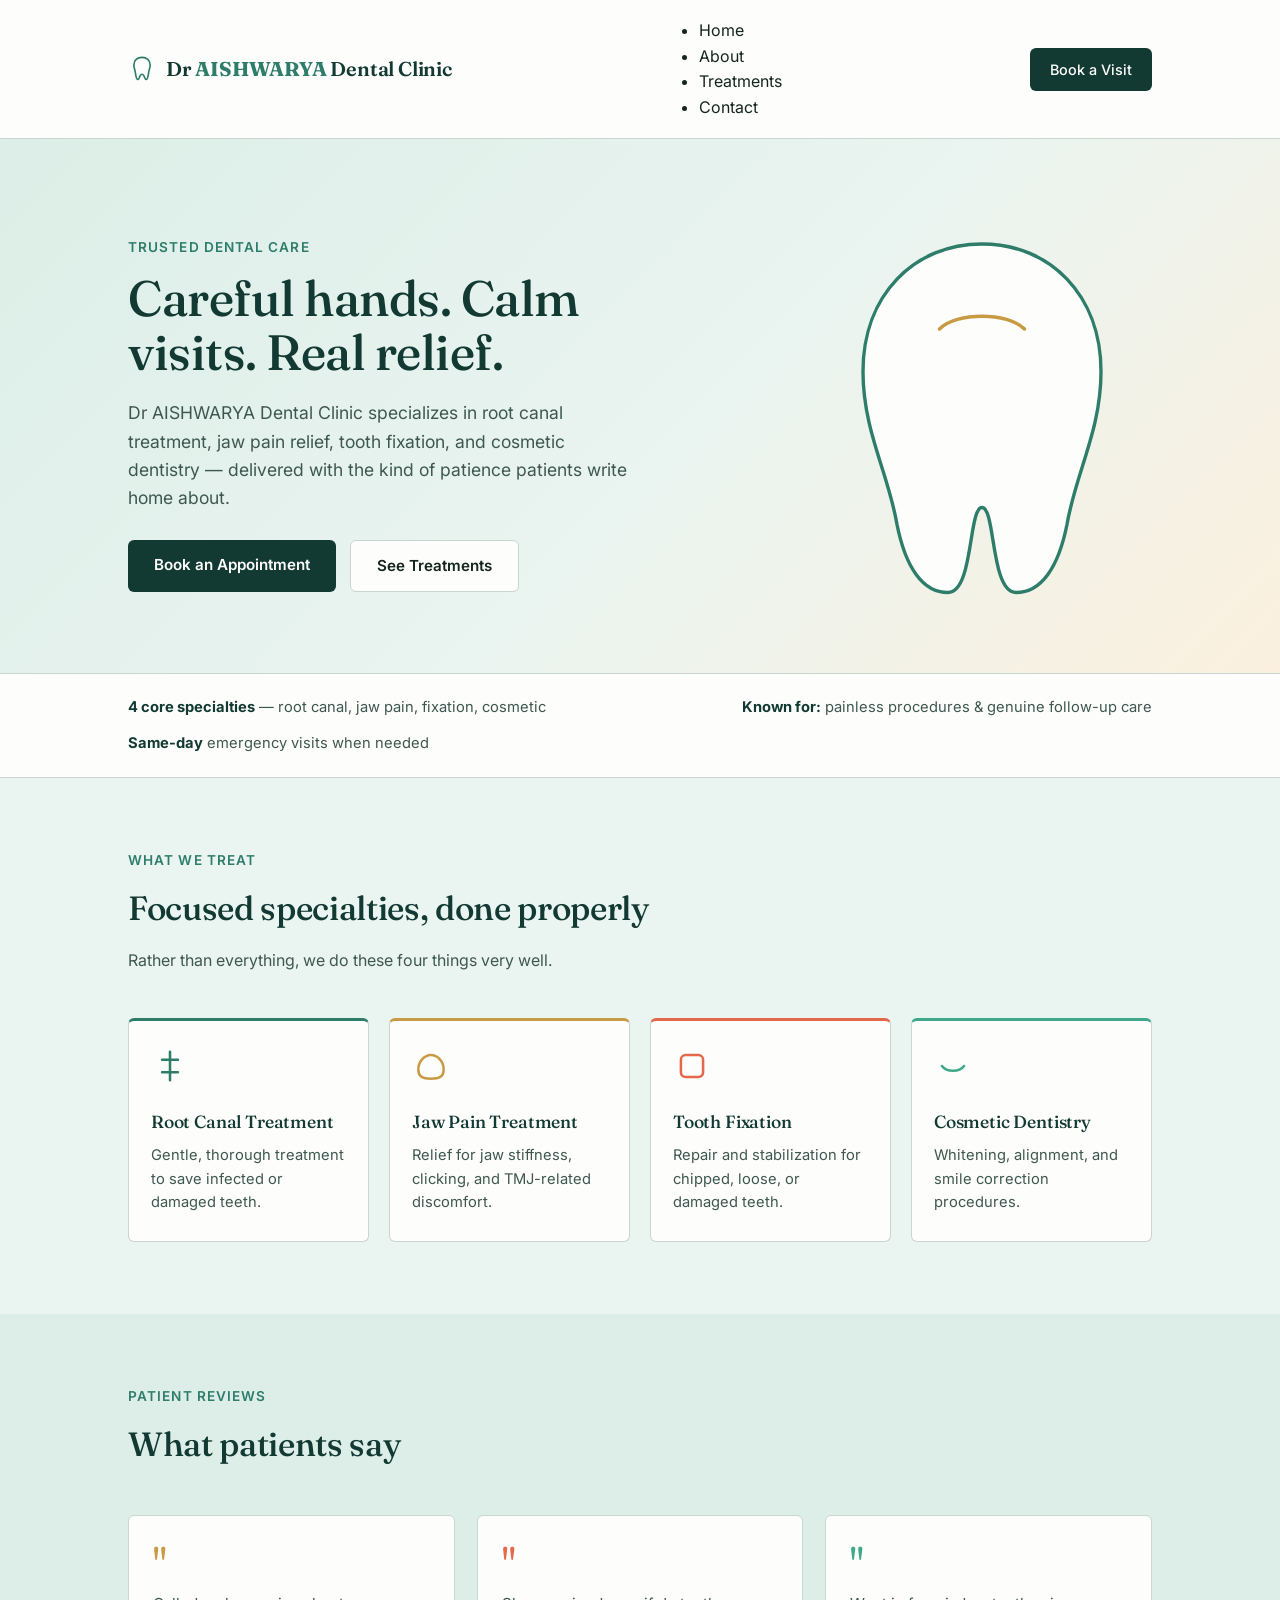
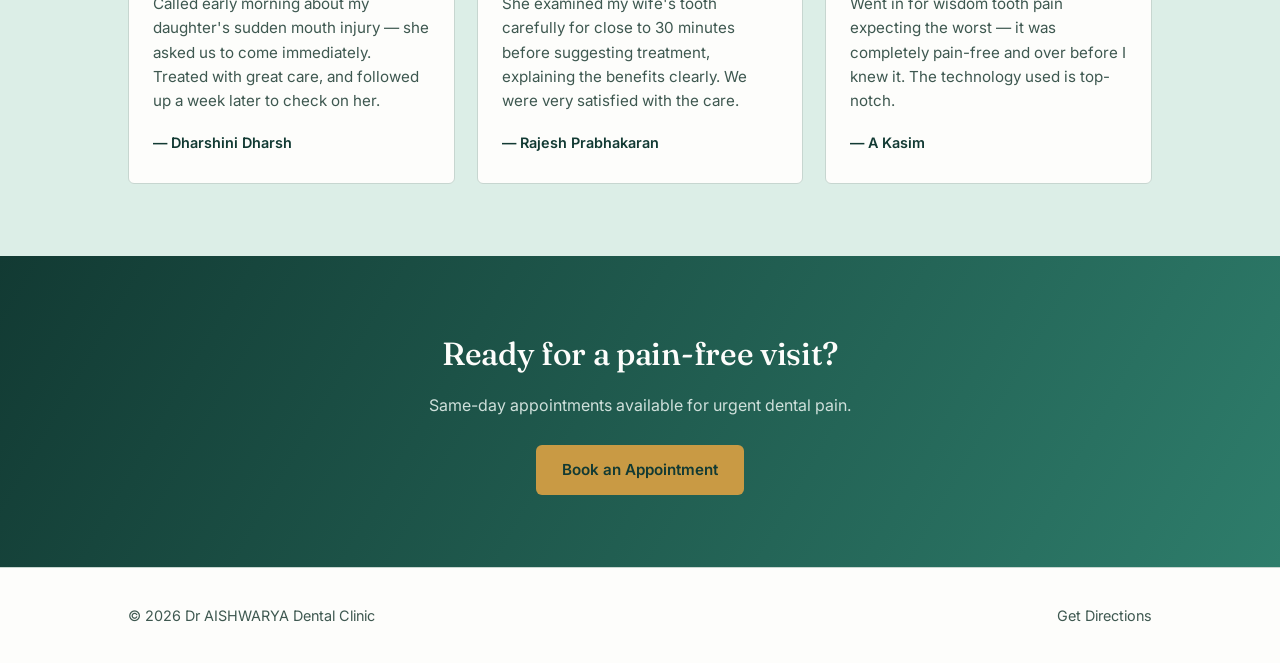
<file: index.html>
<!DOCTYPE html>
<html lang="en">
<head>
<meta charset="UTF-8">
<meta name="viewport" content="width=device-width, initial-scale=1.0">
<title>Dr AISHWARYA Dental Clinic — Gentle, Expert Dental Care</title>
<link rel="stylesheet" href="style.css">
</head>
<body>

<header>
  <div class="nav">
    <a href="index.html" class="logo">
      <svg viewBox="0 0 24 24" fill="none" xmlns="http://www.w3.org/2000/svg">
        <path d="M12 2C8 2 5 4.5 5 8.5C5 11 6 12.5 6.3 15C6.6 17.5 7 21 8.5 21C10 21 9.7 16.5 12 16.5C14.3 16.5 14 21 15.5 21C17 21 17.4 17.5 17.7 15C18 12.5 19 11 19 8.5C19 4.5 16 2 12 2Z" stroke="#2E7D6B" stroke-width="1.4"/>
      </svg>
      <span class="name">Dr <b>AISHWARYA</b> Dental Clinic</span>
    </a>
    <ul>
      <li><a href="index.html" class="active">Home</a></li>
      <li><a href="about.html">About</a></li>
      <li><a href="treatments.html">Treatments</a></li>
      <li><a href="contact.html">Contact</a></li>
    </ul>
    <a href="contact.html" class="nav-cta">Book a Visit</a>
  </div>
</header>

<section class="hero">
  <div class="wrap">
    <div>
      <span class="eyebrow">Trusted Dental Care</span>
      <h1>Careful hands. Calm visits. Real relief.</h1>
      <p class="lead">Dr AISHWARYA Dental Clinic specializes in root canal treatment, jaw pain relief, tooth fixation, and cosmetic dentistry — delivered with the kind of patience patients write home about.</p>
      <div class="btn-row">
        <a href="contact.html" class="btn btn-primary">Book an Appointment</a>
        <a href="treatments.html" class="btn btn-ghost">See Treatments</a>
      </div>
    </div>
    <svg class="tooth-mark" viewBox="0 0 200 220" fill="none" xmlns="http://www.w3.org/2000/svg">
      <path d="M100 10C60 10 30 40 30 85C30 120 45 145 50 175C55 200 65 215 80 215C95 215 92 165 100 165C108 165 105 215 120 215C135 215 145 200 150 175C155 145 170 120 170 85C170 40 140 10 100 10Z" stroke="#2E7D6B" stroke-width="2" fill="#FDFDFB"/>
      <path d="M75 60C85 50 115 50 125 60" stroke="#C99A44" stroke-width="2" stroke-linecap="round"/>
    </svg>
  </div>
</section>

<div class="trust-strip">
  <div class="wrap">
    <span><strong>4 core specialties</strong> — root canal, jaw pain, fixation, cosmetic</span>
    <span><strong>Known for:</strong> painless procedures & genuine follow-up care</span>
    <span><strong>Same-day</strong> emergency visits when needed</span>
  </div>
</div>

<section>
  <div class="wrap">
    <div class="section-head">
      <span class="eyebrow">What We Treat</span>
      <h2>Focused specialties, done properly</h2>
      <p>Rather than everything, we do these four things very well.</p>
    </div>
    <div class="grid-4">
      <div class="t-card">
        <svg class="mark" viewBox="0 0 24 24" fill="none"><path d="M12 3v18M7 8h10M7 16h10" stroke="currentColor" stroke-width="1.6" stroke-linecap="round"/></svg>
        <h3>Root Canal Treatment</h3>
        <p>Gentle, thorough treatment to save infected or damaged teeth.</p>
      </div>
      <div class="t-card">
        <svg class="mark" viewBox="0 0 24 24" fill="none"><path d="M4 14c0-5 4-9 8-9s8 4 8 9-3 6-8 6-8-1-8-6Z" stroke="currentColor" stroke-width="1.6"/></svg>
        <h3>Jaw Pain Treatment</h3>
        <p>Relief for jaw stiffness, clicking, and TMJ-related discomfort.</p>
      </div>
      <div class="t-card">
        <svg class="mark" viewBox="0 0 24 24" fill="none"><rect x="5" y="5" width="14" height="14" rx="3" stroke="currentColor" stroke-width="1.6"/></svg>
        <h3>Tooth Fixation</h3>
        <p>Repair and stabilization for chipped, loose, or damaged teeth.</p>
      </div>
      <div class="t-card">
        <svg class="mark" viewBox="0 0 24 24" fill="none"><path d="M5 12c3 4 11 4 14 0" stroke="currentColor" stroke-width="1.6" stroke-linecap="round"/></svg>
        <h3>Cosmetic Dentistry</h3>
        <p>Whitening, alignment, and smile correction procedures.</p>
      </div>
    </div>
  </div>
</section>

<section class="testimonials">
  <div class="wrap">
    <div class="section-head">
      <span class="eyebrow">Patient Reviews</span>
      <h2>What patients say</h2>
    </div>
    <div class="t-grid">
      <div class="review">
        <span class="quote-mark">"</span>
        <p>Called early morning about my daughter's sudden mouth injury — she asked us to come immediately. Treated with great care, and followed up a week later to check on her.</p>
        <span class="who">— Dharshini Dharsh</span>
      </div>
      <div class="review">
        <span class="quote-mark">"</span>
        <p>She examined my wife's tooth carefully for close to 30 minutes before suggesting treatment, explaining the benefits clearly. We were very satisfied with the care.</p>
        <span class="who">— Rajesh Prabhakaran</span>
      </div>
      <div class="review">
        <span class="quote-mark">"</span>
        <p>Went in for wisdom tooth pain expecting the worst — it was completely pain-free and over before I knew it. The technology used is top-notch.</p>
        <span class="who">— A Kasim</span>
      </div>
    </div>
  </div>
</section>

<section class="cta-band">
  <div class="wrap">
    <h2>Ready for a pain-free visit?</h2>
    <p>Same-day appointments available for urgent dental pain.</p>
    <div class="btn-row" style="justify-content:center">
      <a href="contact.html" class="btn btn-primary">Book an Appointment</a>
    </div>
  </div>
</section>

<footer>
  <div class="wrap">
    <span>© 2026 Dr AISHWARYA Dental Clinic</span>
    <span><a href="contact.html">Get Directions</a></span>
  </div>
</footer>

</body>
</html>
</file>
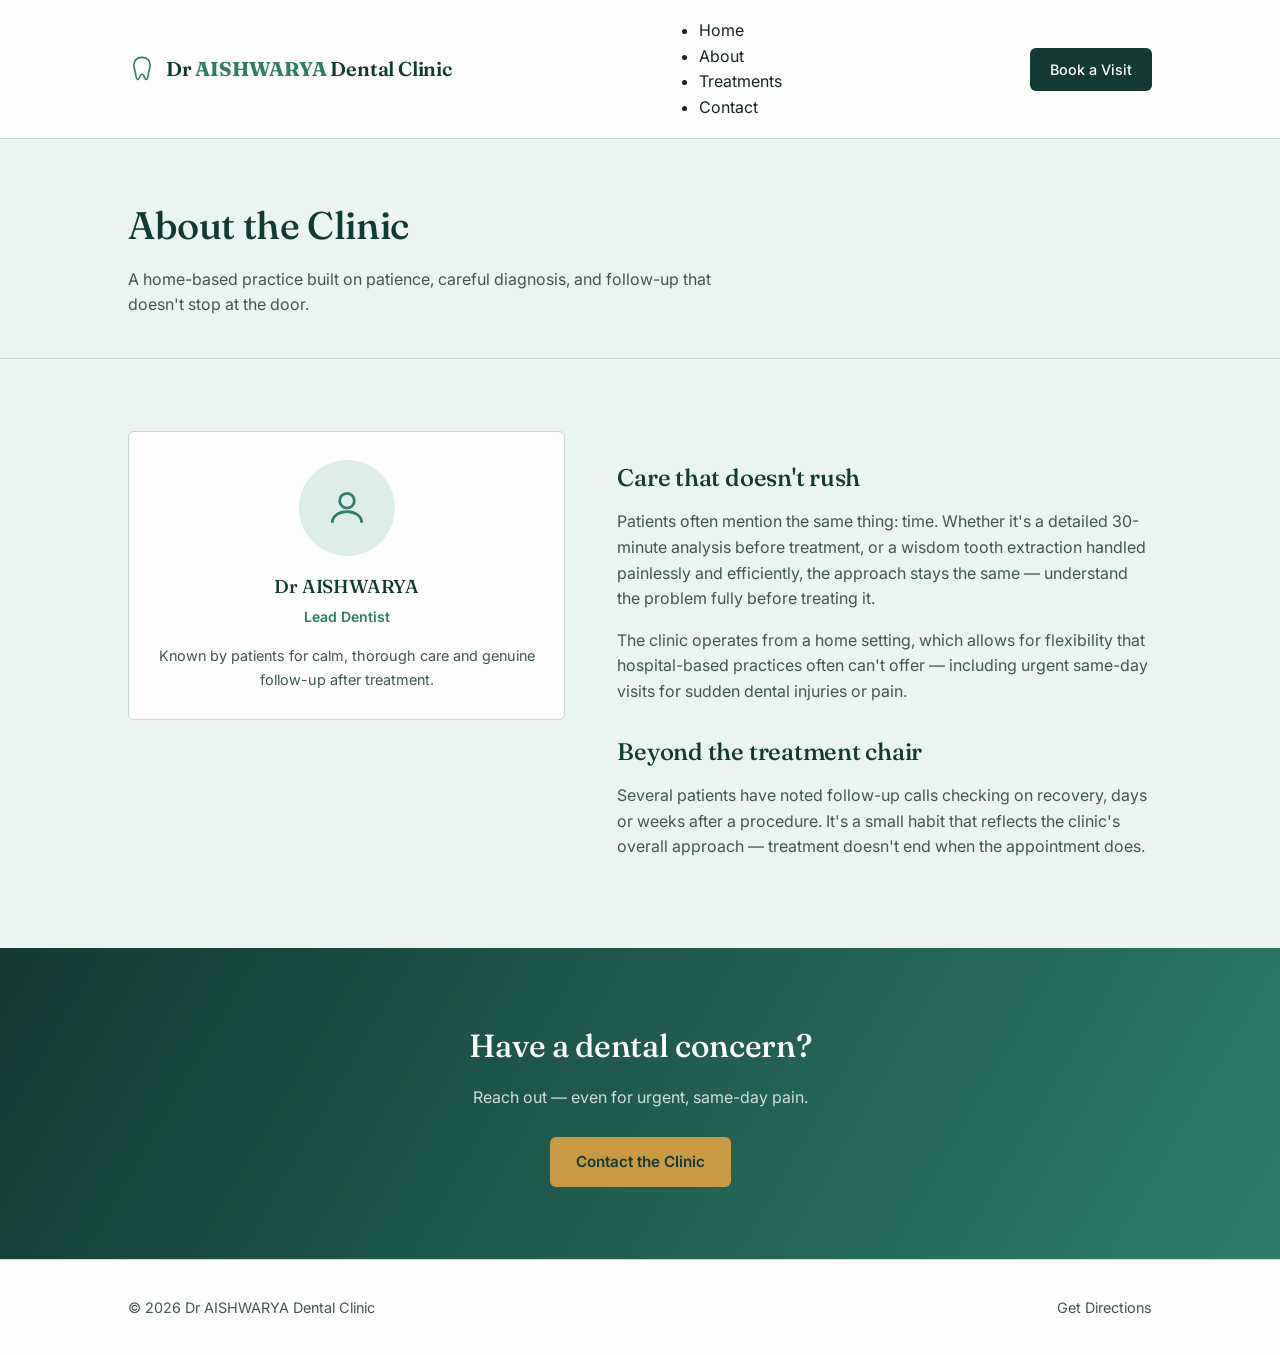
<file: about.html>
<!DOCTYPE html>
<html lang="en">
<head>
<meta charset="UTF-8">
<meta name="viewport" content="width=device-width, initial-scale=1.0">
<title>About — Dr AISHWARYA Dental Clinic</title>
<link rel="stylesheet" href="style.css">
</head>
<body>

<header>
  <div class="nav">
    <a href="index.html" class="logo">
      <svg viewBox="0 0 24 24" fill="none" xmlns="http://www.w3.org/2000/svg">
        <path d="M12 2C8 2 5 4.5 5 8.5C5 11 6 12.5 6.3 15C6.6 17.5 7 21 8.5 21C10 21 9.7 16.5 12 16.5C14.3 16.5 14 21 15.5 21C17 21 17.4 17.5 17.7 15C18 12.5 19 11 19 8.5C19 4.5 16 2 12 2Z" stroke="#2E7D6B" stroke-width="1.4"/>
      </svg>
      <span class="name">Dr <b>AISHWARYA</b> Dental Clinic</span>
    </a>
    <ul>
      <li><a href="index.html">Home</a></li>
      <li><a href="about.html" class="active">About</a></li>
      <li><a href="treatments.html">Treatments</a></li>
      <li><a href="contact.html">Contact</a></li>
    </ul>
    <a href="contact.html" class="nav-cta">Book a Visit</a>
  </div>
</header>

<div class="page-hero">
  <div class="wrap">
    <h1>About the Clinic</h1>
    <p>A home-based practice built on patience, careful diagnosis, and follow-up that doesn't stop at the door.</p>
  </div>
</div>

<section>
  <div class="wrap about-grid">
    <div class="doctor-card">
      <div class="avatar">
        <svg width="44" height="44" viewBox="0 0 24 24" fill="none"><circle cx="12" cy="8" r="4" stroke="currentColor" stroke-width="1.5"/><path d="M4 20c0-4 4-6 8-6s8 2 8 6" stroke="currentColor" stroke-width="1.5"/></svg>
      </div>
      <h3>Dr AISHWARYA</h3>
      <p class="role">Lead Dentist</p>
      <p style="color:var(--ink-soft); font-size:0.9rem;">Known by patients for calm, thorough care and genuine follow-up after treatment.</p>
    </div>
    <div class="about-body">
      <h2>Care that doesn't rush</h2>
      <p>Patients often mention the same thing: time. Whether it's a detailed 30-minute analysis before treatment, or a wisdom tooth extraction handled painlessly and efficiently, the approach stays the same — understand the problem fully before treating it.</p>
      <p>The clinic operates from a home setting, which allows for flexibility that hospital-based practices often can't offer — including urgent same-day visits for sudden dental injuries or pain.</p>

      <h2>Beyond the treatment chair</h2>
      <p>Several patients have noted follow-up calls checking on recovery, days or weeks after a procedure. It's a small habit that reflects the clinic's overall approach — treatment doesn't end when the appointment does.</p>
    </div>
  </div>
</section>

<section class="cta-band">
  <div class="wrap">
    <h2>Have a dental concern?</h2>
    <p>Reach out — even for urgent, same-day pain.</p>
    <div class="btn-row" style="justify-content:center">
      <a href="contact.html" class="btn btn-primary">Contact the Clinic</a>
    </div>
  </div>
</section>

<footer>
  <div class="wrap">
    <span>© 2026 Dr AISHWARYA Dental Clinic</span>
    <span><a href="contact.html">Get Directions</a></span>
  </div>
</footer>

</body>
</html>
</file>
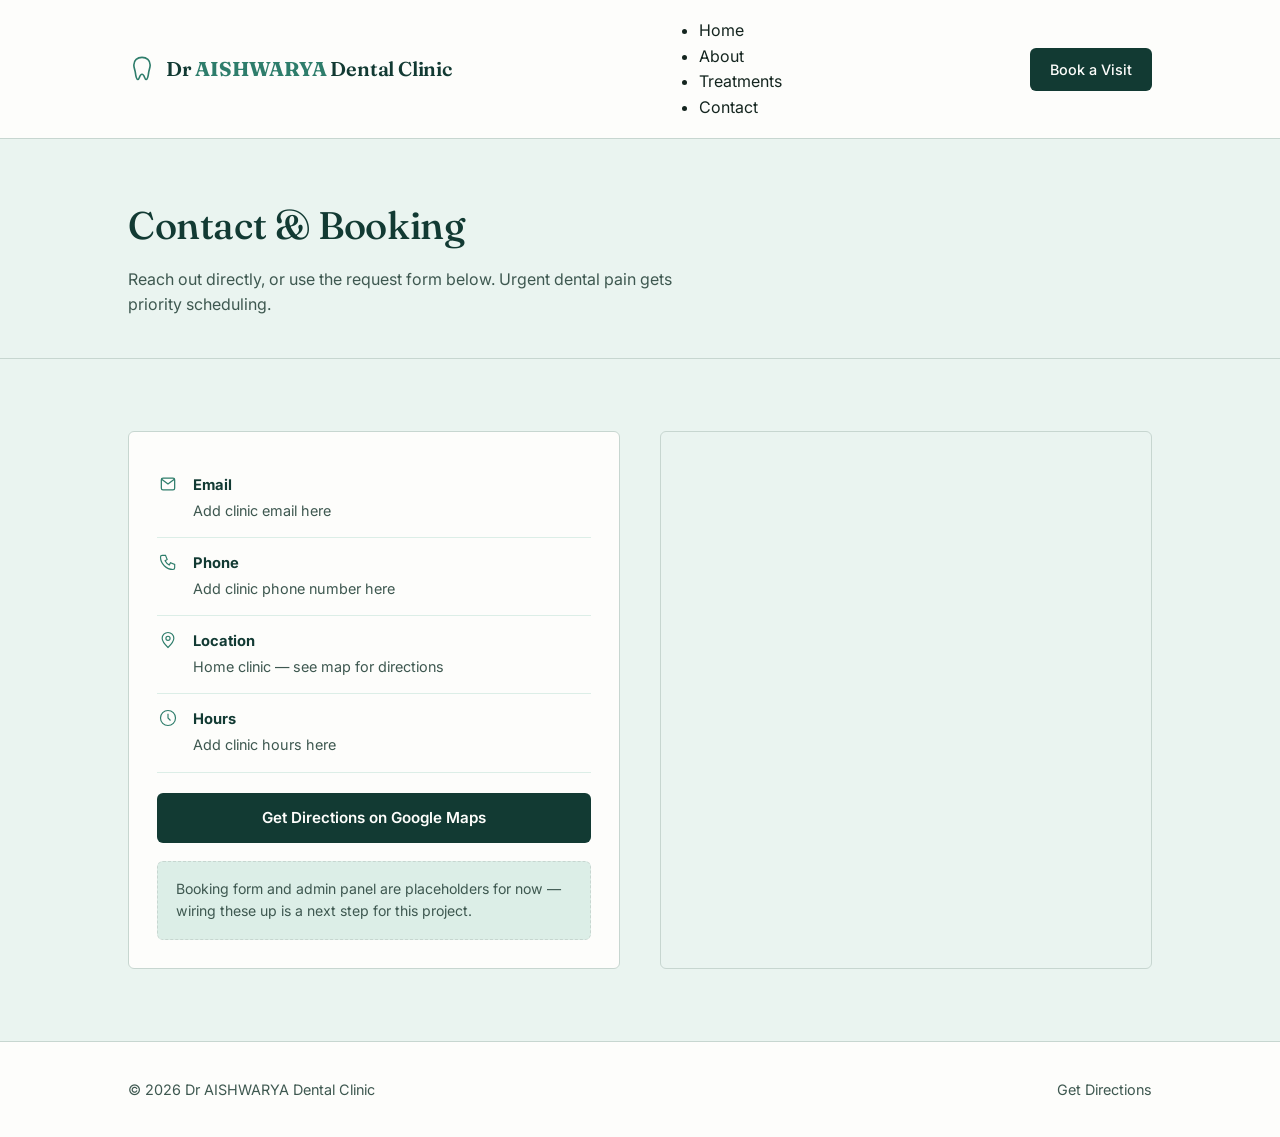
<file: contact.html>
<!DOCTYPE html>
<html lang="en">
<head>
<meta charset="UTF-8">
<meta name="viewport" content="width=device-width, initial-scale=1.0">
<title>Contact — Dr AISHWARYA Dental Clinic</title>
<link rel="stylesheet" href="style.css">
</head>
<body>

<header>
  <div class="nav">
    <a href="index.html" class="logo">
      <svg viewBox="0 0 24 24" fill="none" xmlns="http://www.w3.org/2000/svg">
        <path d="M12 2C8 2 5 4.5 5 8.5C5 11 6 12.5 6.3 15C6.6 17.5 7 21 8.5 21C10 21 9.7 16.5 12 16.5C14.3 16.5 14 21 15.5 21C17 21 17.4 17.5 17.7 15C18 12.5 19 11 19 8.5C19 4.5 16 2 12 2Z" stroke="#2E7D6B" stroke-width="1.4"/>
      </svg>
      <span class="name">Dr <b>AISHWARYA</b> Dental Clinic</span>
    </a>
    <ul>
      <li><a href="index.html">Home</a></li>
      <li><a href="about.html">About</a></li>
      <li><a href="treatments.html">Treatments</a></li>
      <li><a href="contact.html" class="active">Contact</a></li>
    </ul>
    <a href="contact.html" class="nav-cta">Book a Visit</a>
  </div>
</header>

<div class="page-hero">
  <div class="wrap">
    <h1>Contact & Booking</h1>
    <p>Reach out directly, or use the request form below. Urgent dental pain gets priority scheduling.</p>
  </div>
</div>

<section>
  <div class="wrap contact-grid">
    <div class="info-card">
      <div class="info-row">
        <svg class="mark" width="20" height="20" viewBox="0 0 24 24" fill="none"><path d="M4 6l8 6 8-6" stroke="currentColor" stroke-width="1.5"/><rect x="4" y="5" width="16" height="14" rx="2" stroke="currentColor" stroke-width="1.5"/></svg>
        <div><strong>Email</strong><span>Add clinic email here</span></div>
      </div>
      <div class="info-row">
        <svg class="mark" width="20" height="20" viewBox="0 0 24 24" fill="none"><path d="M5 4h4l2 5-2.5 1.5a11 11 0 0 0 5 5L15 13l5 2v4a2 2 0 0 1-2 2C10 21 3 14 3 6a2 2 0 0 1 2-2Z" stroke="currentColor" stroke-width="1.4"/></svg>
        <div><strong>Phone</strong><span>Add clinic phone number here</span></div>
      </div>
      <div class="info-row">
        <svg class="mark" width="20" height="20" viewBox="0 0 24 24" fill="none"><path d="M12 21s-7-6.5-7-11a7 7 0 0 1 14 0c0 4.5-7 11-7 11Z" stroke="currentColor" stroke-width="1.4"/><circle cx="12" cy="10" r="2.5" stroke="currentColor" stroke-width="1.4"/></svg>
        <div><strong>Location</strong><span>Home clinic — see map for directions</span></div>
      </div>
      <div class="info-row">
        <svg class="mark" width="20" height="20" viewBox="0 0 24 24" fill="none"><circle cx="12" cy="12" r="9" stroke="currentColor" stroke-width="1.4"/><path d="M12 7v5l3 3" stroke="currentColor" stroke-width="1.4"/></svg>
        <div><strong>Hours</strong><span>Add clinic hours here</span></div>
      </div>

      <a href="https://maps.app.goo.gl/P7L9ocye4SUk9gP8A" target="_blank" class="btn btn-primary" style="margin-top:20px; width:100%; text-align:center;">Get Directions on Google Maps</a>

      <div class="form-note">
        Booking form and admin panel are placeholders for now — wiring these up is a next step for this project.
      </div>
    </div>

    <div class="map-embed">
      <iframe
        src="https://maps.google.com/maps?q=Dr%20Aishwarya%20Dental%20Clinic&t=&z=15&ie=UTF8&iwloc=&output=embed"
        loading="lazy" referrerpolicy="no-referrer-when-downgrade">
      </iframe>
    </div>
  </div>
</section>

<footer>
  <div class="wrap">
    <span>© 2026 Dr AISHWARYA Dental Clinic</span>
    <span><a href="https://maps.app.goo.gl/P7L9ocye4SUk9gP8A" target="_blank">Get Directions</a></span>
  </div>
</footer>

</body>
</html>
</file>
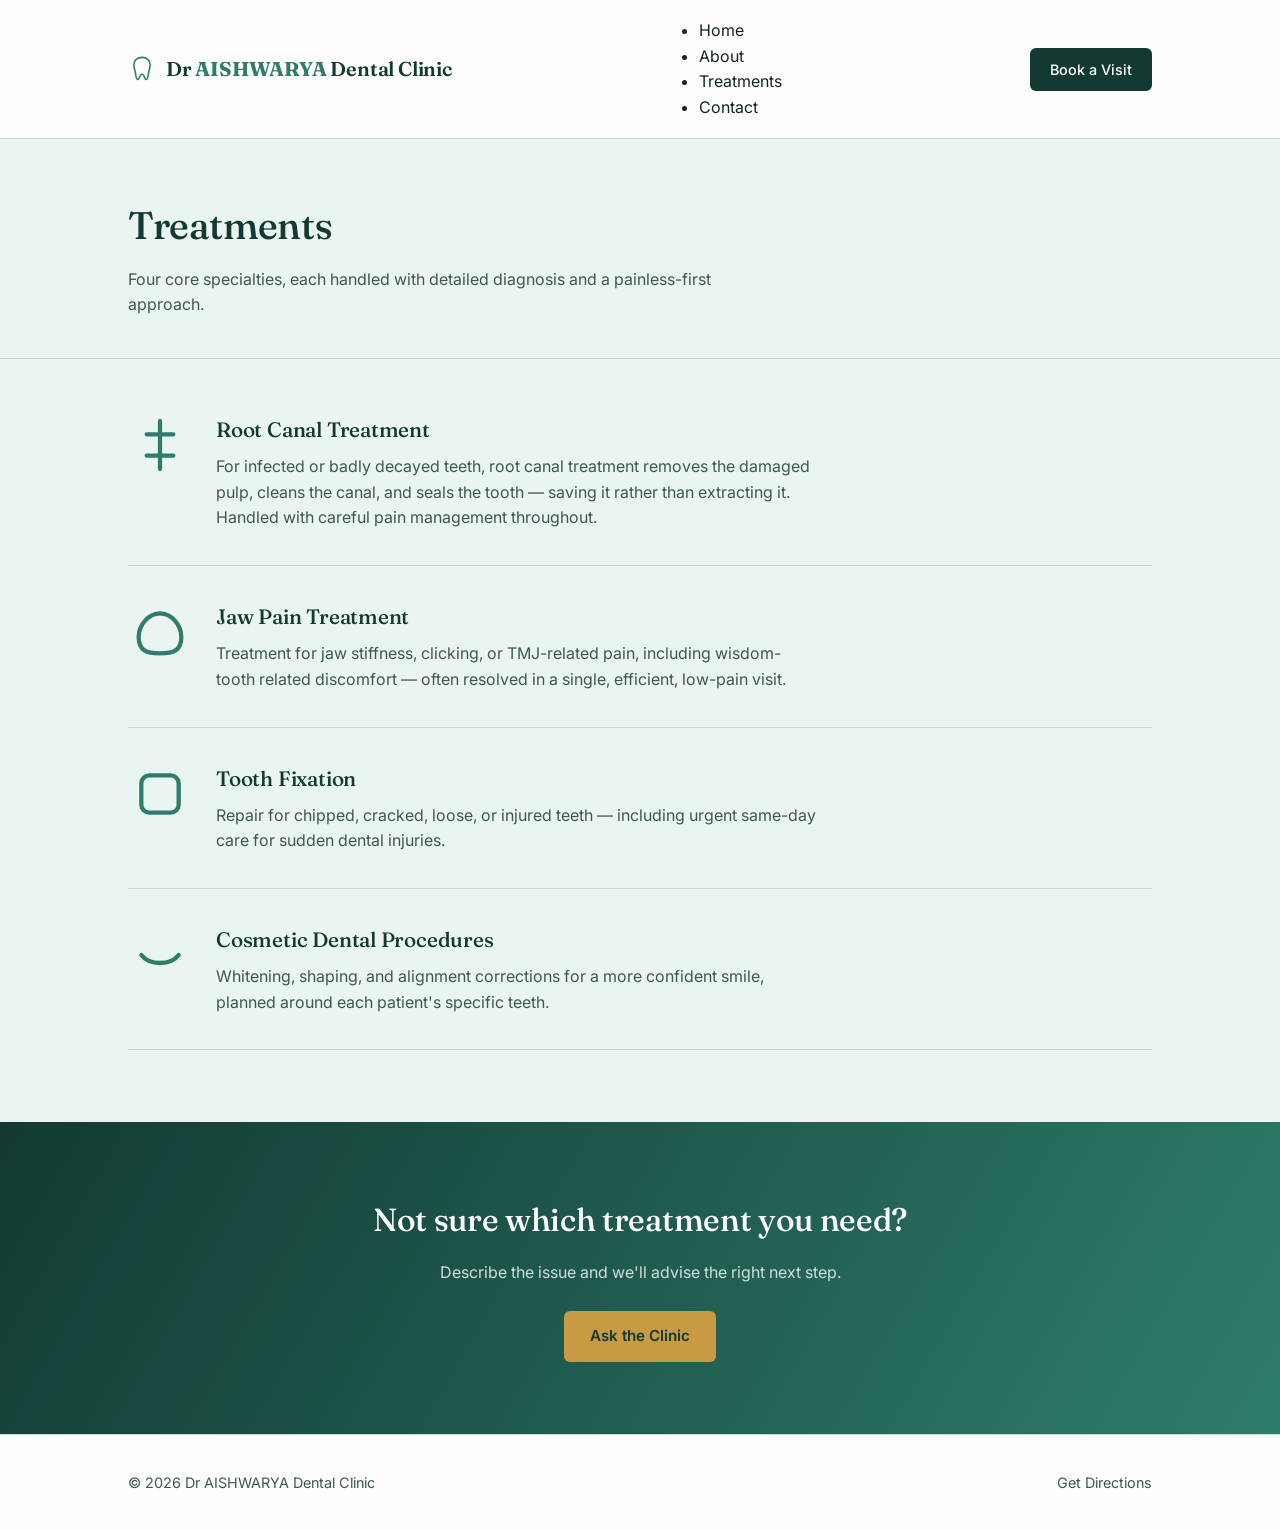
<file: treatments.html>
<!DOCTYPE html>
<html lang="en">
<head>
<meta charset="UTF-8">
<meta name="viewport" content="width=device-width, initial-scale=1.0">
<title>Treatments — Dr AISHWARYA Dental Clinic</title>
<link rel="stylesheet" href="style.css">
</head>
<body>

<header>
  <div class="nav">
    <a href="index.html" class="logo">
      <svg viewBox="0 0 24 24" fill="none" xmlns="http://www.w3.org/2000/svg">
        <path d="M12 2C8 2 5 4.5 5 8.5C5 11 6 12.5 6.3 15C6.6 17.5 7 21 8.5 21C10 21 9.7 16.5 12 16.5C14.3 16.5 14 21 15.5 21C17 21 17.4 17.5 17.7 15C18 12.5 19 11 19 8.5C19 4.5 16 2 12 2Z" stroke="#2E7D6B" stroke-width="1.4"/>
      </svg>
      <span class="name">Dr <b>AISHWARYA</b> Dental Clinic</span>
    </a>
    <ul>
      <li><a href="index.html">Home</a></li>
      <li><a href="about.html">About</a></li>
      <li><a href="treatments.html" class="active">Treatments</a></li>
      <li><a href="contact.html">Contact</a></li>
    </ul>
    <a href="contact.html" class="nav-cta">Book a Visit</a>
  </div>
</header>

<div class="page-hero">
  <div class="wrap">
    <h1>Treatments</h1>
    <p>Four core specialties, each handled with detailed diagnosis and a painless-first approach.</p>
  </div>
</div>

<section style="padding-top:20px;">
  <div class="wrap">
    <div class="detail-list">

      <div class="detail-row">
        <svg class="mark" viewBox="0 0 24 24" fill="none"><path d="M12 3v18M7 8h10M7 16h10" stroke="currentColor" stroke-width="1.6" stroke-linecap="round"/></svg>
        <div>
          <h3>Root Canal Treatment</h3>
          <p>For infected or badly decayed teeth, root canal treatment removes the damaged pulp, cleans the canal, and seals the tooth — saving it rather than extracting it. Handled with careful pain management throughout.</p>
        </div>
      </div>

      <div class="detail-row">
        <svg class="mark" viewBox="0 0 24 24" fill="none"><path d="M4 14c0-5 4-9 8-9s8 4 8 9-3 6-8 6-8-1-8-6Z" stroke="currentColor" stroke-width="1.6"/></svg>
        <div>
          <h3>Jaw Pain Treatment</h3>
          <p>Treatment for jaw stiffness, clicking, or TMJ-related pain, including wisdom-tooth related discomfort — often resolved in a single, efficient, low-pain visit.</p>
        </div>
      </div>

      <div class="detail-row">
        <svg class="mark" viewBox="0 0 24 24" fill="none"><rect x="5" y="5" width="14" height="14" rx="3" stroke="currentColor" stroke-width="1.6"/></svg>
        <div>
          <h3>Tooth Fixation</h3>
          <p>Repair for chipped, cracked, loose, or injured teeth — including urgent same-day care for sudden dental injuries.</p>
        </div>
      </div>

      <div class="detail-row">
        <svg class="mark" viewBox="0 0 24 24" fill="none"><path d="M5 12c3 4 11 4 14 0" stroke="currentColor" stroke-width="1.6" stroke-linecap="round"/></svg>
        <div>
          <h3>Cosmetic Dental Procedures</h3>
          <p>Whitening, shaping, and alignment corrections for a more confident smile, planned around each patient's specific teeth.</p>
        </div>
      </div>

    </div>
  </div>
</section>

<section class="cta-band">
  <div class="wrap">
    <h2>Not sure which treatment you need?</h2>
    <p>Describe the issue and we'll advise the right next step.</p>
    <div class="btn-row" style="justify-content:center">
      <a href="contact.html" class="btn btn-primary">Ask the Clinic</a>
    </div>
  </div>
</section>

<footer>
  <div class="wrap">
    <span>© 2026 Dr AISHWARYA Dental Clinic</span>
    <span><a href="contact.html">Get Directions</a></span>
  </div>
</footer>

</body>
</html>
</file>
<file: style.css>
@import url('https://fonts.googleapis.com/css2?family=Fraunces:opsz,wght@9..144,300;9..144,500;9..144,600&family=Inter:wght@400;500;600&display=swap');

:root{
  --bg: #EAF4F0;
  --bg-alt: #DCEEE7;
  --ink: #14251F;
  --ink-soft: #3E5850;
  --deep: #123A33;
  --teal: #2E7D6B;
  --teal-bright: #3FA88A;
  --gold: #C99A44;
  --coral: #E4694A;
  --line: #C7D6D0;
  --white: #FDFDFB;
  --radius: 6px;
}

*{box-sizing:border-box; margin:0; padding:0;}

body{
  background:var(--bg);
  color:var(--ink);
  font-family:'Inter', sans-serif;
  line-height:1.6;
  -webkit-font-smoothing:antialiased;
}

h1,h2,h3,.logo{
  font-family:'Fraunces', serif;
  color:var(--deep);
  font-weight:500;
  letter-spacing:-0.01em;
}

a{color:inherit; text-decoration:none;}

img{max-width:100%; display:block;}

.wrap{
  max-width:1080px;
  margin:0 auto;
  padding:0 28px;
}

/* Header */
header{
  border-bottom:1px solid var(--line);
  background:var(--white);
  position:sticky; top:0; z-index:10;
}
.nav{
  display:flex; align-items:center; justify-content:space-between;
  padding:18px 28px;
  max-width:1080px; margin:0 auto;
}
.logo{font-size:1.25rem; display:flex; align-items:center; gap:10px;}
.logo svg{width:28px; height:28px;}
.logo .name{font-weight:600;}
.logo .name b{color:var(--teal);}
nav ul{
  display:flex; gap:32px; list-style:none;
  font-size:0.95rem; font-weight:500;
}
nav ul a{
  color:var(--ink-soft);
  border-bottom:2px solid transparent;
  padding-bottom:2px;
  transition:color .2s, border-color .2s;
}
nav ul a:hover, nav ul a.active{
  color:var(--deep); border-color:var(--gold);
}
.nav-cta{
  background:var(--deep); color:var(--white);
  padding:10px 20px; border-radius:var(--radius);
  font-size:0.9rem; font-weight:500;
  transition:background .2s;
}
.nav-cta:hover{background:var(--teal);}

/* Hero */
.hero{
  padding:88px 0 72px;
  position:relative;
  overflow:hidden;
  background:linear-gradient(135deg, var(--bg-alt) 0%, var(--bg) 55%, #FBF0DE 100%);
}
.hero .wrap{
  display:grid; grid-template-columns:1.2fr 0.8fr; gap:48px; align-items:center;
}
.eyebrow{
  color:var(--teal); font-weight:600; font-size:0.85rem;
  letter-spacing:0.08em; text-transform:uppercase; margin-bottom:14px;
  display:block;
}
.hero h1{
  font-size:3.1rem; line-height:1.08; margin-bottom:20px;
}
.hero p.lead{
  font-size:1.1rem; color:var(--ink-soft); max-width:46ch; margin-bottom:28px;
}
.btn-row{display:flex; gap:14px; flex-wrap:wrap;}
.btn{
  padding:13px 26px; border-radius:var(--radius);
  font-weight:600; font-size:0.95rem;
  display:inline-block; transition:transform .15s, background .2s;
}
.btn-primary{background:var(--deep); color:var(--white);}
.btn-primary:hover{background:var(--teal); transform:translateY(-1px);}
.btn-ghost{
  border:1.5px solid var(--line); color:var(--ink);
  background:var(--white);
}
.btn-ghost:hover{border-color:var(--teal);}

.tooth-mark{
  width:100%; max-width:340px; justify-self:end;
}

/* Trust strip */
.trust-strip{
  border-top:1px solid var(--line); border-bottom:1px solid var(--line);
  background:var(--white);
}
.trust-strip .wrap{
  display:flex; justify-content:space-between; padding:22px 28px;
  font-size:0.92rem; color:var(--ink-soft); flex-wrap:wrap; gap:12px;
}
.trust-strip strong{color:var(--deep);}

/* Sections */
section{padding:72px 0;}
.section-head{max-width:56ch; margin-bottom:44px;}
.section-head .eyebrow{margin-bottom:10px;}
.section-head h2{font-size:2.1rem; margin-bottom:12px;}
.section-head p{color:var(--ink-soft);}

/* Treatment cards */
.grid-4{
  display:grid; grid-template-columns:repeat(4,1fr); gap:20px;
}
.t-card{
  background:var(--white); border:1px solid var(--line);
  border-top:3px solid var(--teal);
  border-radius:var(--radius); padding:26px 22px;
  transition:border-color .2s, transform .2s, box-shadow .2s;
}
.t-card:nth-child(2){border-top-color:var(--gold);}
.t-card:nth-child(3){border-top-color:var(--coral);}
.t-card:nth-child(4){border-top-color:var(--teal-bright);}
.t-card:hover{border-color:var(--teal); transform:translateY(-3px); box-shadow:0 10px 24px -12px rgba(18,58,51,0.25);}
.t-card .mark{
  width:38px; height:38px; margin-bottom:16px; color:var(--teal);
}
.t-card:nth-child(2) .mark{color:var(--gold);}
.t-card:nth-child(3) .mark{color:var(--coral);}
.t-card:nth-child(4) .mark{color:var(--teal-bright);}
.t-card h3{font-size:1.1rem; margin-bottom:8px;}
.t-card p{font-size:0.92rem; color:var(--ink-soft);}

/* Testimonials */
.testimonials{background:var(--bg-alt);}
.t-grid{
  display:grid; grid-template-columns:repeat(3,1fr); gap:22px;
}
.review{
  background:var(--white); border:1px solid var(--line); border-radius:var(--radius);
  padding:28px 24px; position:relative;
}
.review .quote-mark{
  font-family:'Fraunces', serif; font-size:2.6rem; color:var(--gold);
  line-height:1; display:block; margin-bottom:6px;
}
.review:nth-child(2) .quote-mark{color:var(--coral);}
.review:nth-child(3) .quote-mark{color:var(--teal-bright);}
.review p{font-size:0.95rem; color:var(--ink-soft); margin-bottom:16px;}
.review .who{font-weight:600; color:var(--deep); font-size:0.9rem;}

/* CTA band */
.cta-band{
  background:linear-gradient(120deg, var(--deep) 0%, var(--teal) 100%);
  color:var(--white); text-align:center;
}
.cta-band h2{color:var(--white); font-size:2rem; margin-bottom:14px;}
.cta-band p{color:#CFE0DB; margin-bottom:26px;}
.cta-band .btn-primary{background:var(--gold); color:var(--deep);}
.cta-band .btn-primary:hover{background:#dbae5c;}
.cta-band .btn-ghost{background:transparent; border-color:#5b8079; color:var(--white);}

/* Footer */
footer{
  border-top:1px solid var(--line); background:var(--white);
  padding:36px 0; font-size:0.9rem; color:var(--ink-soft);
}
footer .wrap{
  display:flex; justify-content:space-between; flex-wrap:wrap; gap:16px;
}

/* Page header (inner pages) */
.page-hero{
  padding:56px 0 40px;
  border-bottom:1px solid var(--line);
}
.page-hero h1{font-size:2.4rem;}
.page-hero p{color:var(--ink-soft); max-width:60ch; margin-top:10px;}

/* About page */
.about-grid{
  display:grid; grid-template-columns:0.9fr 1.1fr; gap:52px; align-items:start;
}
.doctor-card{
  background:var(--white); border:1px solid var(--line); border-radius:var(--radius);
  padding:28px; text-align:center;
}
.doctor-card .avatar{
  width:96px; height:96px; border-radius:50%; background:var(--bg-alt);
  margin:0 auto 16px; display:flex; align-items:center; justify-content:center;
  color:var(--teal);
}
.doctor-card h3{margin-bottom:4px;}
.doctor-card .role{color:var(--teal); font-size:0.88rem; font-weight:600; margin-bottom:16px;}
.about-body p{margin-bottom:16px; color:var(--ink-soft);}
.about-body h2{font-size:1.5rem; margin:28px 0 12px;}

/* Treatments page detail */
.detail-list{display:flex; flex-direction:column; gap:0;}
.detail-row{
  display:grid; grid-template-columns:64px 1fr; gap:24px;
  padding:34px 0; border-bottom:1px solid var(--line);
}
.detail-row .mark{color:var(--teal);}
.detail-row h3{font-size:1.3rem; margin-bottom:8px;}
.detail-row p{color:var(--ink-soft); max-width:60ch;}

/* Contact page */
.contact-grid{
  display:grid; grid-template-columns:1fr 1fr; gap:40px;
}
.info-card{
  background:var(--white); border:1px solid var(--line); border-radius:var(--radius);
  padding:28px;
}
.info-row{
  display:flex; gap:14px; padding:14px 0; border-bottom:1px solid var(--bg-alt);
}
.info-row:last-child{border-bottom:none;}
.info-row .mark{color:var(--teal); width:22px; flex-shrink:0;}
.info-row strong{display:block; color:var(--deep); font-size:0.92rem;}
.info-row span{font-size:0.9rem; color:var(--ink-soft);}
.map-embed{
  border:1px solid var(--line); border-radius:var(--radius); overflow:hidden;
  height:100%; min-height:320px;
}
.map-embed iframe{width:100%; height:100%; border:0; min-height:320px;}

.form-note{
  background:var(--bg-alt); border:1px dashed var(--line); border-radius:var(--radius);
  padding:16px 18px; font-size:0.88rem; color:var(--ink-soft); margin-top:18px;
}

/* Responsive */
@media (max-width: 860px){
  .hero .wrap{grid-template-columns:1fr;}
  .tooth-mark{justify-self:center; max-width:220px;}
  .grid-4{grid-template-columns:repeat(2,1fr);}
  .t-grid{grid-template-columns:1fr;}
  .about-grid, .contact-grid{grid-template-columns:1fr;}
  nav ul{display:none;}
  .hero h1{font-size:2.3rem;}
}

@media (prefers-reduced-motion: reduce){
  *{transition:none !important;}
}
</file>
